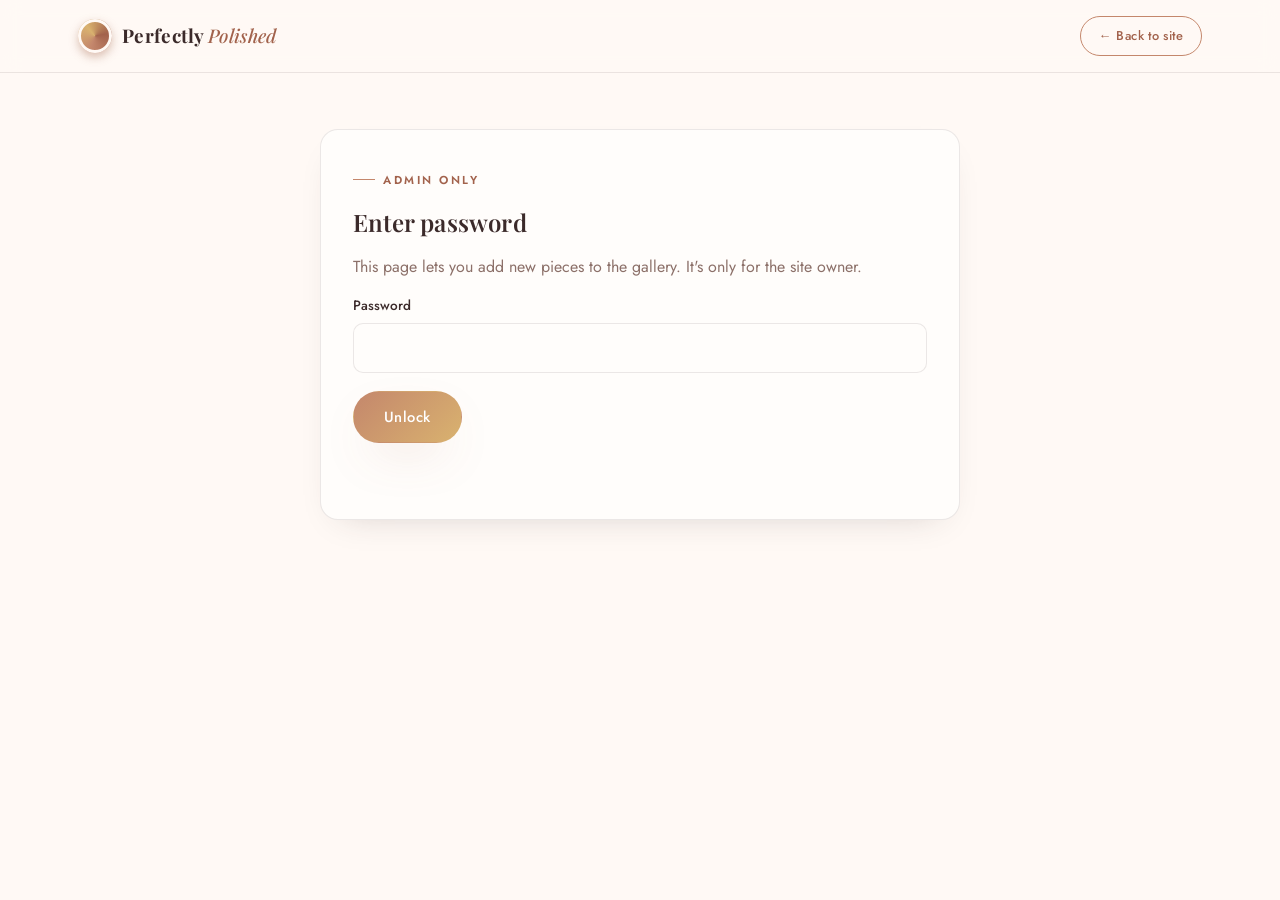
<file: admin.html>
<!DOCTYPE html>
<html lang="en">
<head>
<meta charset="UTF-8">
<meta name="viewport" content="width=device-width, initial-scale=1.0">
<title>Admin — Perfectly Polished</title>
<meta name="robots" content="noindex, nofollow">
<link rel="stylesheet" href="css/style.css">
</head>
<body>

<nav class="site-nav">
  <div class="nav-inner">
    <a href="index.html" class="brand">
      <span class="brand-mark"></span>
      <span class="brand-name">Perfectly <span>Polished</span></span>
    </a>
    <a href="index.html" class="btn btn-outline btn-sm">← Back to site</a>
  </div>
</nav>

<section class="wrap" style="padding-top:56px;">
  <div class="admin-shell">

    <div id="admin-gate">
      <div class="admin-card">
        <span class="eyebrow">Admin only</span>
        <h2>Enter password</h2>
        <p>This page lets you add new pieces to the gallery. It's only for the site owner.</p>
        <form id="gate-form">
          <div class="form-field">
            <label for="gate-password">Password</label>
            <input type="password" id="gate-password" required>
          </div>
          <button type="submit" class="btn btn-primary">Unlock</button>
          <p id="gate-error" class="form-status err"></p>
        </form>
      </div>
    </div>

    <div id="admin-panel" style="display:none;">
      <div class="admin-card" style="margin-bottom:24px;">
        <span class="pill-note">Nothing is stored on this device</span>
        <h2>Add a new piece</h2>
        <p>Fill this in and it's sent straight to your Google Sheet — it'll show up on the Gallery and Home pages within seconds, shuffled in with the rest.</p>

        <form id="add-product-form">
          <div class="form-field">
            <label for="p-image">Photo link (image URL)</label>
            <input type="url" id="p-image" placeholder="https://..." required>
          </div>
          <div class="form-field">
            <label for="p-title">Title</label>
            <input type="text" id="p-title" placeholder="e.g. Ocean Wave Coaster Set" required>
          </div>
          <div class="form-field">
            <label for="p-description">Description</label>
            <textarea id="p-description" placeholder="A short, lovely description of the piece" required></textarea>
          </div>
          <div class="form-field">
            <label for="p-price">Price (optional)</label>
            <input type="text" id="p-price" placeholder="e.g. ₹1,299">
          </div>
          <button type="submit" class="btn btn-primary">Add to gallery</button>
          <p id="add-status" class="form-status"></p>
        </form>
      </div>

      <div class="admin-card">
        <div style="display:flex;justify-content:space-between;align-items:center;margin-bottom:6px;">
          <h3 style="margin:0;">Current pieces</h3>
          <button id="admin-logout" class="btn btn-outline btn-sm" type="button">Log out</button>
        </div>
        <div id="current-products"></div>
      </div>
    </div>

  </div>
</section>

<script src="js/config.js"></script>
<script src="js/main.js"></script>
<script src="js/products.js"></script>
<script src="js/admin.js"></script>
</body>
</html>
</file>
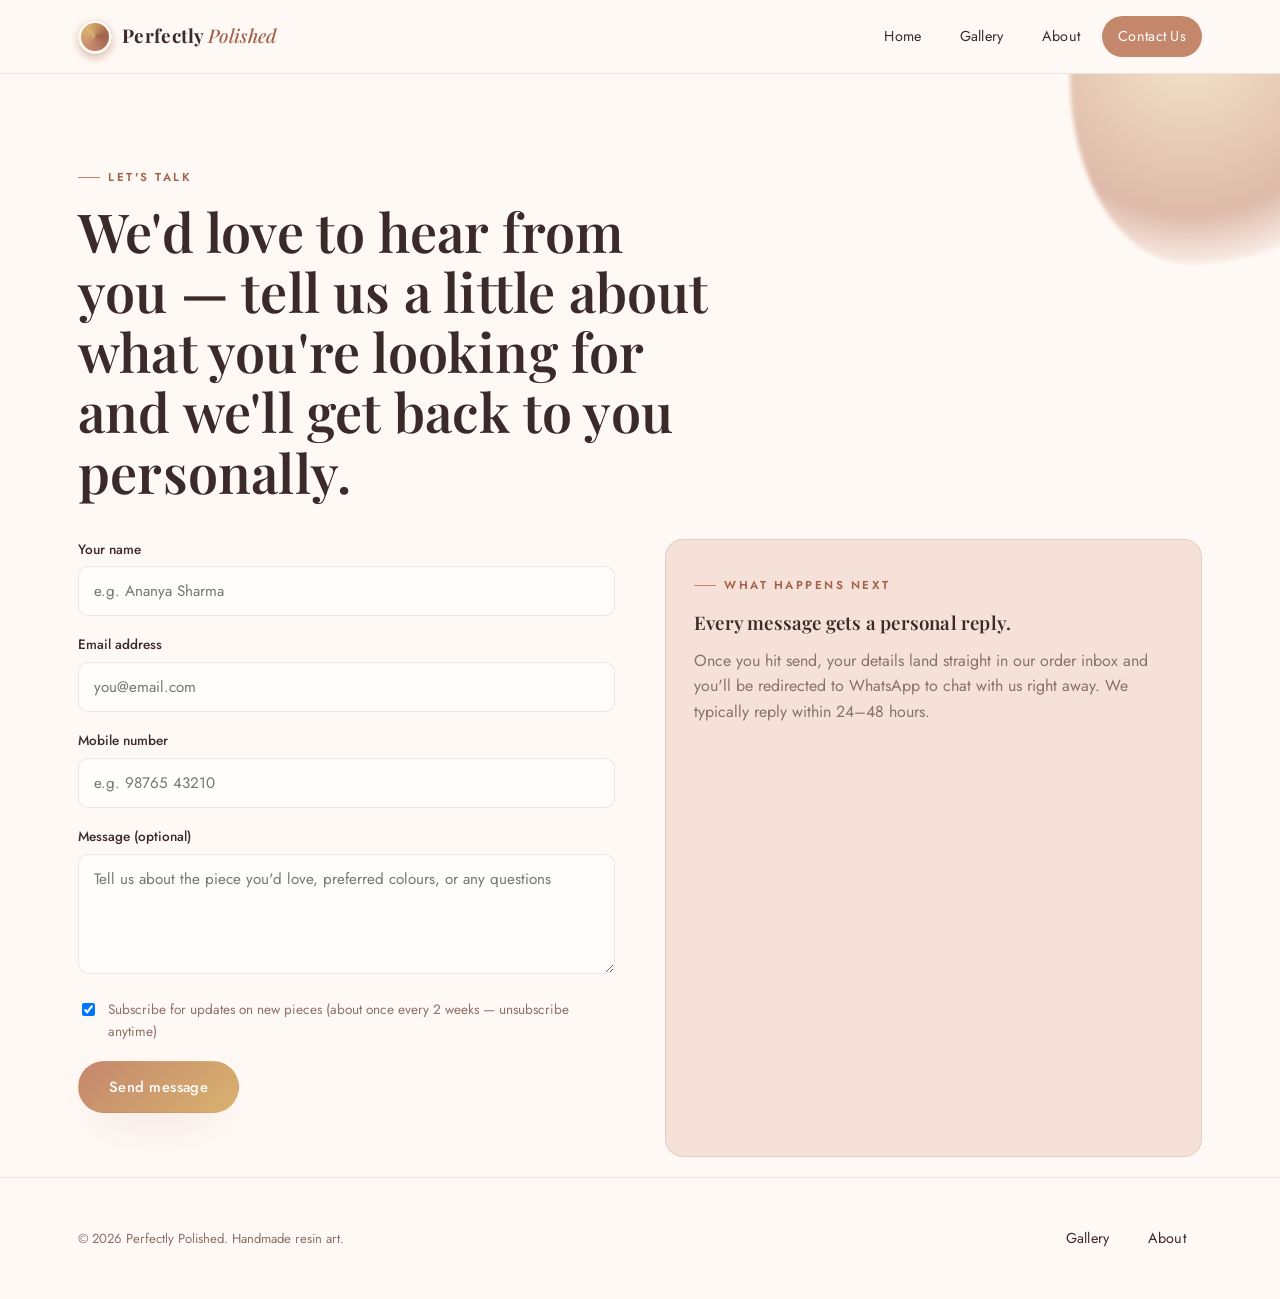
<file: contact.html>
<!DOCTYPE html>
<html lang="en">
<head>
<meta charset="UTF-8">
<meta name="viewport" content="width=device-width, initial-scale=1.0">
<title>Contact Us — Perfectly Polished</title>
<meta name="description" content="Get in touch with Perfectly Polished to order a resin art piece or ask about custom colours.">
<link rel="stylesheet" href="css/style.css">
</head>
<body>

<nav class="site-nav">
  <div class="nav-inner">
    <a href="index.html" class="brand">
      <span class="brand-mark"></span>
      <span class="brand-name">Perfectly <span>Polished</span></span>
    </a>
    <button class="nav-toggle" aria-label="Toggle menu"><span></span><span></span><span></span></button>
    <ul class="nav-links">
      <li><a href="index.html">Home</a></li>
      <li><a href="gallery.html">Gallery</a></li>
      <li><a href="about.html">About</a></li>
      <li><a href="contact.html" class="active">Contact Us</a></li>
    </ul>
  </div>
</nav>

<header class="hero" style="padding-bottom:10px;">
  <div class="hero-blob" style="width:340px;height:340px;top:-150px;right:-130px;"></div>
  <div class="wrap">
    <span class="eyebrow">Let's talk</span>
    <h1 id="contact-intro" style="max-width:640px;">We'd love to hear from you — tell us a little about what you're looking for and we'll get back to you personally.</h1>
  </div>
</header>

<section class="wrap contact-grid">
  <div>
    <div id="ref-chip" class="ref-chip" style="display:none;">
      🎨 Ordering: <strong><span></span></strong>
    </div>
    <form id="contact-form" novalidate>
      <input type="hidden" id="field-ref">
      <div class="form-field">
        <label for="field-name">Your name</label>
        <input type="text" id="field-name" required placeholder="e.g. Ananya Sharma">
      </div>
      <div class="form-field">
        <label for="field-email">Email address</label>
        <input type="email" id="field-email" required placeholder="you@email.com">
      </div>
      <div class="form-field">
        <label for="field-phone">Mobile number</label>
        <input type="tel" id="field-phone" required placeholder="e.g. 98765 43210">
      </div>
      <div class="form-field">
        <label for="field-message">Message (optional)</label>
        <textarea id="field-message" placeholder="Tell us about the piece you'd love, preferred colours, or any questions"></textarea>
      </div>
      <div class="form-field" style="display:flex; align-items:flex-start; gap:10px;">
        <input type="checkbox" id="field-subscribe" checked style="width:auto; margin-top:4px;">
        <label for="field-subscribe" style="margin:0; font-weight:400; font-size:.85rem; color:var(--muted);">Subscribe for updates on new pieces (about once every 2 weeks — unsubscribe anytime)</label>
      </div>
      <button type="submit" class="btn btn-primary">Send message</button>
      <p id="form-status" class="form-status"></p>
    </form>
  </div>

  <div class="contact-note">
    <span class="eyebrow">What happens next</span>
    <h3>Every message gets a personal reply.</h3>
    <p>Once you hit send, your details land straight in our order inbox and you'll be redirected to WhatsApp to chat with us right away. We typically reply within 24–48 hours.</p>
  </div>
</section>

<!-- Thank-you / WhatsApp redirect popup -->
<div id="ty-modal" class="lightbox">
  <div class="lightbox-inner" style="grid-template-columns:1fr; max-width:420px; text-align:center;">
    <div class="lightbox-text" style="align-items:center;">
      <div style="font-size:2.4rem; margin-bottom:6px;">🌸</div>
      <h3 style="margin-bottom:8px;">Thank you!</h3>
      <p id="ty-message" style="margin-bottom:18px;">Your message has been sent. We'll be in touch soon.</p>
      <p id="ty-redirect-note" style="font-size:.85rem; color:var(--muted); display:none;">
        <span class="ty-spinner"></span> Redirecting you to WhatsApp…
      </p>
      <a id="ty-wa-now" href="#" target="_blank" rel="noopener" class="btn btn-primary" style="display:none; margin-top:6px;">Continue to WhatsApp →</a>
      <button id="ty-close" type="button" class="btn btn-outline btn-sm" style="margin-top:14px;">Close</button>
    </div>
  </div>
</div>

<footer>
  <div class="wrap footer-inner">
    <small>© <span id="year"></span> Perfectly Polished. Handmade resin art.</small>
    <ul class="nav-links" style="padding:0;">
      <li><a href="gallery.html">Gallery</a></li>
      <li><a href="about.html">About</a></li>
    </ul>
  </div>
</footer>

<script src="js/config.js"></script>
<script src="js/main.js"></script>
<script src="js/products.js"></script>
<script src="js/contact.js"></script>
<script>document.getElementById('year').textContent = new Date().getFullYear();</script>
</body>
</html>
</file>
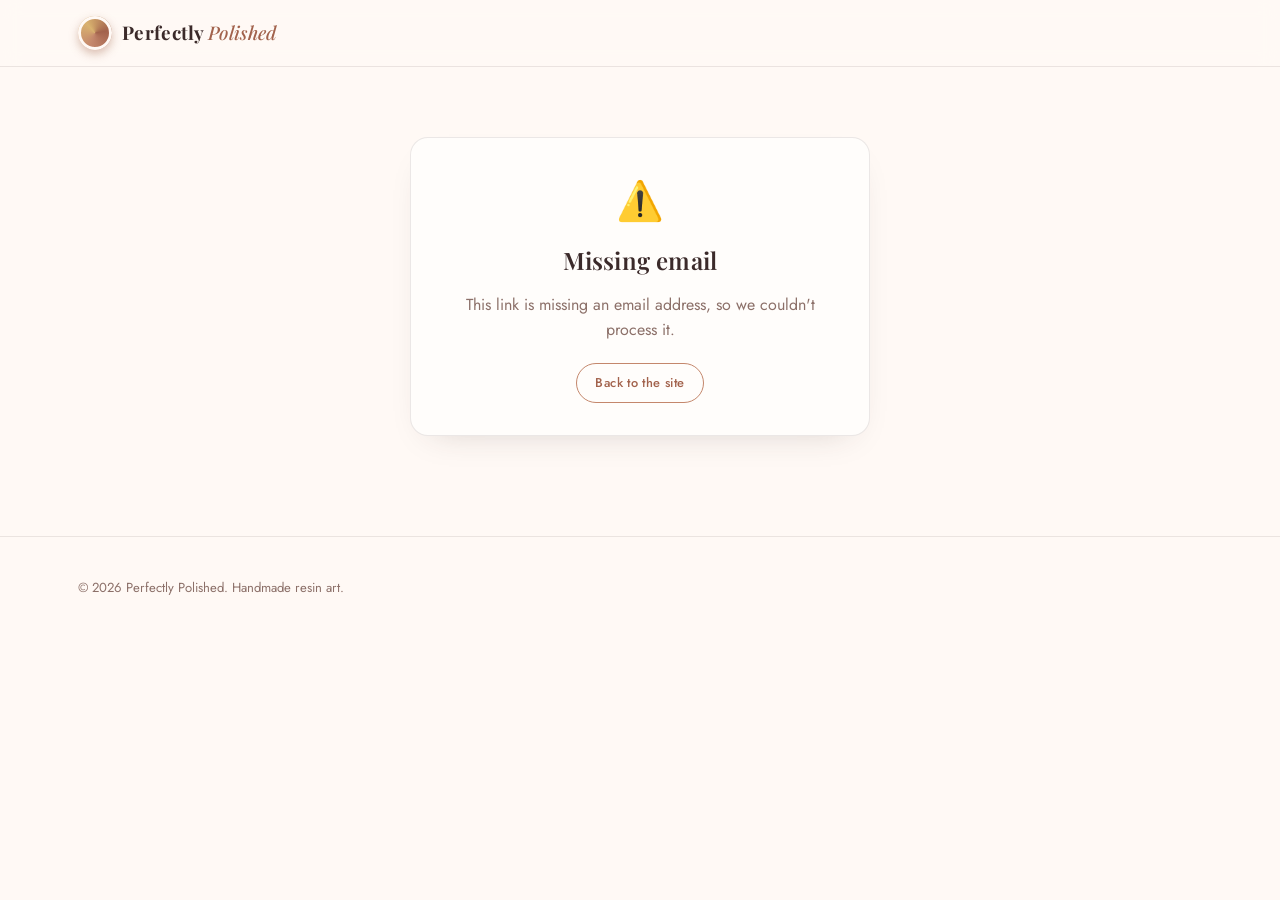
<file: unsubscribe.html>
<!DOCTYPE html>
<html lang="en">
<head>
<meta charset="UTF-8">
<meta name="viewport" content="width=device-width, initial-scale=1.0">
<title>Unsubscribed — Perfectly Polished</title>
<meta name="robots" content="noindex, nofollow">
<link rel="stylesheet" href="css/style.css">
</head>
<body>

<nav class="site-nav">
  <div class="nav-inner">
    <a href="index.html" class="brand">
      <span class="brand-mark"></span>
      <span class="brand-name">Perfectly <span>Polished</span></span>
    </a>
  </div>
</nav>

<section class="wrap" style="padding-top:70px; padding-bottom:80px; display:flex; justify-content:center;">
  <div class="admin-card" style="max-width:460px; text-align:center;">
    <div id="us-icon" style="font-size:2.4rem; margin-bottom:10px;">🌸</div>
    <h2 id="us-title">Just a moment…</h2>
    <p id="us-message" style="margin-bottom:0;">
      <span class="ty-spinner"></span> Updating your preferences…
    </p>
    <a href="index.html" class="btn btn-outline btn-sm" style="margin-top:20px;">Back to the site</a>
  </div>
</section>

<footer>
  <div class="wrap footer-inner">
    <small>© <span id="year"></span> Perfectly Polished. Handmade resin art.</small>
  </div>
</footer>

<script src="js/config.js"></script>
<script>
  document.getElementById('year').textContent = new Date().getFullYear();

  (async () => {
    const params = new URLSearchParams(window.location.search);
    const email = params.get('email');
    const titleEl = document.getElementById('us-title');
    const msgEl = document.getElementById('us-message');
    const iconEl = document.getElementById('us-icon');

    if (!email) {
      iconEl.textContent = '⚠️';
      titleEl.textContent = 'Missing email';
      msgEl.textContent = 'This link is missing an email address, so we couldn\'t process it.';
      return;
    }

    const configured = CONFIG.SCRIPT_URL && !CONFIG.SCRIPT_URL.includes('PASTE_YOUR_DEPLOYMENT_ID_HERE');
    if (!configured) {
      iconEl.textContent = '⚠️';
      titleEl.textContent = 'Not connected yet';
      msgEl.textContent = 'The site owner hasn\'t connected the Google Sheet yet, so this can\'t be processed right now.';
      return;
    }

    try {
      const res = await fetch(`${CONFIG.SCRIPT_URL}?action=unsubscribe&email=${encodeURIComponent(email)}`);
      const data = await res.json();
      if (data && data.success) {
        iconEl.textContent = '✅';
        titleEl.textContent = "You're unsubscribed";
        msgEl.textContent = data.found
          ? "You won't receive further update emails from us — thank you for having been a part of our journey."
          : "We couldn't find that email in our list — you may already be unsubscribed.";
      } else {
        throw new Error('Unexpected response');
      }
    } catch (err) {
      console.error(err);
      iconEl.textContent = '⚠️';
      titleEl.textContent = 'Something went wrong';
      msgEl.textContent = 'We couldn\'t process this right now. Please try the link again in a moment.';
    }
  })();
</script>
</body>
</html>
</file>
<file: css/style.css>
/* ===========================================================
   Perfectly Polished — Resin Art
   Design tokens: rose gold + cream, resin-pour signature motif
   =========================================================== */

@import url('https://fonts.googleapis.com/css2?family=Playfair+Display:ital,wght@0,500;0,600;0,700;1,500&family=Jost:wght@300;400;500;600&display=swap');

:root{
  --cream:      #FFF9F5;
  --cream-2:    #FCF1EA;
  --blush:      #F6E1D8;
  --card:       #FFFDFB;
  --rose-gold:  #C4876C;
  --rose-gold-deep: #A2624C;
  --gold:       #D9B26F;
  --gold-soft:  #EBD5A6;
  --espresso:   #3B2A2A;
  --muted:      #8C7069;
  --line:       rgba(59,42,42,0.10);
  --shadow:     0 20px 50px -20px rgba(162,98,76,0.35);
  --radius:     18px;
  --radius-sm:  10px;
  --maxw:       1180px;
}

*{ box-sizing:border-box; }
html{ scroll-behavior:smooth; }
body{
  margin:0;
  background:var(--cream);
  color:var(--espresso);
  font-family:'Jost', sans-serif;
  font-weight:400;
  line-height:1.6;
  -webkit-font-smoothing:antialiased;
}
h1,h2,h3,h4{
  font-family:'Playfair Display', serif;
  font-weight:600;
  margin:0 0 .5em;
  letter-spacing:.2px;
}
p{ margin:0 0 1em; color:var(--muted); }
a{ color:inherit; text-decoration:none; }
img{ max-width:100%; display:block; }
button{ font-family:inherit; cursor:pointer; }
::selection{ background:var(--gold-soft); }

.wrap{ max-width:var(--maxw); margin:0 auto; padding:0 28px; }
.eyebrow{
  display:inline-flex; align-items:center; gap:8px;
  font-size:.72rem; letter-spacing:.22em; text-transform:uppercase;
  color:var(--rose-gold-deep); font-weight:600; margin-bottom:14px;
}
.eyebrow::before{
  content:''; width:22px; height:1px; background:var(--rose-gold);
}

/* ---------- Buttons ---------- */
.btn{
  display:inline-flex; align-items:center; justify-content:center; gap:8px;
  padding:14px 30px; border-radius:999px; border:1px solid transparent;
  font-size:.92rem; letter-spacing:.03em; font-weight:500;
  transition:transform .25s ease, box-shadow .25s ease, background .25s ease;
}
.btn-primary{
  background:linear-gradient(135deg, var(--rose-gold), var(--gold));
  color:#fff; box-shadow:var(--shadow);
}
.btn-primary:hover{ transform:translateY(-2px); box-shadow:0 24px 40px -16px rgba(162,98,76,.5); }
.btn-outline{
  background:transparent; border-color:var(--rose-gold);
  color:var(--rose-gold-deep);
}
.btn-outline:hover{ background:var(--blush); }
.btn-sm{ padding:9px 18px; font-size:.8rem; }

/* ---------- Navbar ---------- */
.site-nav{
  position:sticky; top:0; z-index:100;
  background:rgba(255,249,245,0.85); backdrop-filter:blur(10px);
  border-bottom:1px solid var(--line);
}
.nav-inner{
  max-width:var(--maxw); margin:0 auto; padding:16px 28px;
  display:flex; align-items:center; justify-content:space-between;
}
.brand{ display:flex; align-items:center; gap:10px; }
.brand-mark{
  width:34px; height:34px; border-radius:50%;
  background:conic-gradient(from 200deg, var(--rose-gold), var(--gold), var(--rose-gold-deep), var(--rose-gold));
  box-shadow:inset 0 0 0 3px var(--cream), 0 4px 10px rgba(162,98,76,.4);
}
.brand-name{
  font-family:'Playfair Display', serif; font-weight:700; font-size:1.18rem;
  letter-spacing:.3px; color:var(--espresso);
}
.brand-name span{ color:var(--rose-gold-deep); font-style:italic; font-weight:500; }

.nav-links{ display:flex; align-items:center; gap:6px; list-style:none; margin:0; padding:0; }
.nav-links a{
  display:inline-block; padding:9px 16px; border-radius:999px;
  font-size:.9rem; letter-spacing:.02em; color:var(--espresso);
  transition:background .2s ease, color .2s ease;
}
.nav-links a:hover{ background:var(--blush); }
.nav-links a.active{ background:var(--rose-gold); color:#fff; }

.nav-toggle{
  display:none; background:none; border:none; padding:6px;
}
.nav-toggle span{
  display:block; width:24px; height:2px; background:var(--espresso); margin:5px 0; border-radius:2px;
}

@media (max-width:760px){
  .nav-toggle{ display:block; }
  .nav-links{
    position:absolute; top:100%; left:0; right:0; flex-direction:column;
    background:var(--cream); border-bottom:1px solid var(--line);
    padding:10px 28px 18px; gap:4px; display:none;
  }
  .nav-links.open{ display:flex; }
  .nav-links a{ width:100%; }
}

/* ---------- Resin-pour signature divider ---------- */
.pour-divider{
  position:relative; height:120px; overflow:hidden; line-height:0;
}
.pour-divider svg{ width:100%; height:100%; display:block; }

.drip{
  position:absolute; bottom:-6px; width:6px; height:6px; border-radius:50%;
  background:linear-gradient(160deg, var(--gold), var(--rose-gold-deep));
  opacity:.75; animation:drip-fall 6s ease-in infinite;
}
@keyframes drip-fall{
  0%{ transform:translateY(-40px) scaleY(1); opacity:0; }
  10%{ opacity:.8; }
  85%{ opacity:.6; }
  100%{ transform:translateY(60px) scaleY(1.6); opacity:0; }
}
@media (prefers-reduced-motion: reduce){
  .drip{ animation:none; display:none; }
  html{ scroll-behavior:auto; }
}

/* ---------- Hero ---------- */
.hero{
  position:relative; padding:86px 0 40px; overflow:hidden;
}
.hero-blob{
  position:absolute; top:-180px; right:-160px; width:560px; height:560px;
  background:radial-gradient(circle at 35% 35%, var(--gold-soft), var(--rose-gold) 55%, transparent 75%);
  border-radius:42% 58% 65% 35% / 45% 40% 60% 55%;
  opacity:.55; filter:blur(2px);
  animation:blob-morph 16s ease-in-out infinite;
}
@keyframes blob-morph{
  0%,100%{ border-radius:42% 58% 65% 35% / 45% 40% 60% 55%; }
  50%{ border-radius:58% 42% 35% 65% / 55% 60% 40% 45%; }
}
.hero-grid{
  position:relative; display:grid; grid-template-columns:1.1fr .9fr; gap:56px; align-items:center;
}
.hero h1{ font-size:clamp(2.3rem, 4.2vw, 3.6rem); line-height:1.12; color:var(--espresso); }
.hero h1 em{ font-style:italic; color:var(--rose-gold-deep); }
.hero p.lead{ font-size:1.05rem; max-width:480px; }
.hero-cta{ display:flex; gap:14px; margin-top:26px; flex-wrap:wrap; }

.hero-visual{
  position:relative; aspect-ratio:1/1; border-radius:32px;
  background:var(--card); box-shadow:var(--shadow);
  overflow:hidden; border:1px solid var(--line);
}
.hero-visual img{ width:100%; height:100%; object-fit:cover; transition:opacity .6s ease; }
.hero-visual .cap{
  position:absolute; left:16px; bottom:16px; right:16px;
  background:rgba(255,253,251,0.88); backdrop-filter:blur(6px);
  border-radius:12px; padding:12px 16px; font-size:.85rem;
}
.hero-visual .cap strong{ display:block; font-family:'Playfair Display',serif; font-size:1rem; }

@media (max-width:900px){
  .hero-grid{ grid-template-columns:1fr; }
  .hero-blob{ width:360px; height:360px; top:-120px; right:-140px; }
}

/* ---------- Sections ---------- */
section{ padding:64px 0; }
.section-head{ max-width:620px; margin-bottom:40px; }
.section-head.center{ margin-left:auto; margin-right:auto; text-align:center; }

/* ---------- Product / Gallery cards ---------- */
.grid{
  display:grid; grid-template-columns:repeat(auto-fill, minmax(280px, 340px)); gap:26px;
  justify-content:center;
}

.card{
  background:var(--card); border-radius:var(--radius); overflow:hidden;
  border:1px solid var(--line); box-shadow:0 14px 34px -22px rgba(59,42,42,.25);
  transition:transform .35s ease, box-shadow .35s ease;
  display:flex; flex-direction:column;
  animation:card-fade-in .5s ease both;
}
@keyframes card-fade-in{
  from{ opacity:0; transform:translateY(8px); }
  to{ opacity:1; transform:translateY(0); }
}
@media (prefers-reduced-motion: reduce){
  .card{ animation:none; }
}
.card:hover{ transform:translateY(-6px); box-shadow:var(--shadow); }
.card-img{
  aspect-ratio:1/1; overflow:hidden; cursor:zoom-in; background:var(--blush);
  position:relative;
}
.card-img img{ width:100%; height:100%; object-fit:cover; transition:transform .5s ease; }
.card-img:hover img{ transform:scale(1.06); }
.card-img .zoom-hint{
  position:absolute; top:10px; right:10px; background:rgba(255,253,251,.9);
  border-radius:999px; width:30px; height:30px; display:flex; align-items:center; justify-content:center;
  font-size:.85rem; opacity:0; transition:opacity .25s ease;
}
.card-img:hover .zoom-hint{ opacity:1; }
.card-body{ padding:18px 20px 20px; display:flex; flex-direction:column; gap:8px; flex:1; }
.card-body h3{ font-size:1.08rem; }
.card-body p{ font-size:.9rem; margin-bottom:0; flex:1; }
.card-foot{ display:flex; align-items:center; justify-content:space-between; margin-top:10px; }
.price-tag{ font-family:'Playfair Display',serif; color:var(--rose-gold-deep); font-weight:600; }

.empty-state{
  text-align:center; padding:60px 20px; border:1px dashed var(--line); border-radius:var(--radius);
  color:var(--muted); background:var(--card);
}

/* ---------- Lightbox ---------- */
.lightbox{
  position:fixed; inset:0; background:rgba(59,42,42,.72); backdrop-filter:blur(4px);
  display:none; align-items:center; justify-content:center; z-index:1000; padding:24px;
}
.lightbox.open{ display:flex; }
.lightbox-inner{
  background:var(--card); border-radius:20px; max-width:920px; width:100%;
  display:grid; grid-template-columns:1.1fr 1fr; overflow:hidden; max-height:88vh;
}
.lightbox-inner img{ width:100%; height:100%; object-fit:cover; max-height:88vh; }
.lightbox-text{ padding:32px; display:flex; flex-direction:column; overflow-y:auto; }
.lightbox-close{
  position:absolute; top:24px; right:calc(50% - 460px + 16px);
  background:var(--card); border-radius:50%; width:38px; height:38px;
  display:flex; align-items:center; justify-content:center; font-size:1.1rem; box-shadow:var(--shadow);
}
@media (max-width:800px){
  .lightbox-inner{ grid-template-columns:1fr; }
  .lightbox-close{ right:24px; }
}

/* ---------- About page ---------- */
.about-grid{
  display:grid; grid-template-columns:.9fr 1.1fr; gap:56px; align-items:center;
}
@media (max-width:860px){ .about-grid{ grid-template-columns:1fr; } }
.value-list{ list-style:none; margin:0; padding:0; display:grid; gap:16px; }
.value-list li{ display:flex; gap:14px; align-items:flex-start; }
.value-dot{
  flex:0 0 auto; width:10px; height:10px; border-radius:50%; margin-top:7px;
  background:linear-gradient(135deg, var(--rose-gold), var(--gold));
}

/* ---------- Contact ---------- */
.contact-grid{ display:grid; grid-template-columns:1fr 1fr; gap:50px; }
@media (max-width:860px){ .contact-grid{ grid-template-columns:1fr; } }
.contact-note{
  background:var(--blush); border-radius:var(--radius); padding:28px;
  border:1px solid var(--line);
}
.form-field{ margin-bottom:18px; }
.form-field label{ display:block; font-size:.85rem; margin-bottom:6px; color:var(--espresso); font-weight:500; }
.form-field input, .form-field textarea{
  width:100%; padding:13px 15px; border-radius:var(--radius-sm); border:1px solid var(--line);
  background:var(--card); font-family:inherit; font-size:.95rem; color:var(--espresso);
}
.form-field textarea{ resize:vertical; min-height:120px; }
.form-field input:focus, .form-field textarea:focus{
  outline:2px solid var(--rose-gold); outline-offset:1px;
}
.ref-chip{
  display:inline-flex; align-items:center; gap:8px; background:var(--gold-soft);
  padding:8px 14px; border-radius:999px; font-size:.82rem; margin-bottom:18px;
}
.form-status{ font-size:.88rem; margin-top:10px; min-height:20px; }
.form-status.ok{ color:#3d7a4e; }
.form-status.err{ color:#b3453a; }

/* ---------- Footer ---------- */
footer{
  border-top:1px solid var(--line); padding:40px 0; margin-top:20px;
}
.footer-inner{
  display:flex; justify-content:space-between; align-items:center; flex-wrap:wrap; gap:16px;
}
.footer-inner small{ color:var(--muted); font-size:.82rem; }

/* ---------- Admin ---------- */
.admin-shell{ max-width:640px; margin:0 auto; }
.admin-card{
  background:var(--card); border:1px solid var(--line); border-radius:var(--radius);
  padding:32px; box-shadow:0 14px 34px -22px rgba(59,42,42,.25);
}
.admin-list-item{
  display:flex; gap:14px; padding:14px 0; border-bottom:1px solid var(--line); align-items:center;
}
.admin-list-item img{ width:56px; height:56px; border-radius:10px; object-fit:cover; flex:0 0 auto; }
.admin-list-item .meta{ flex:1; min-width:0; }
.admin-list-item .meta h4{ font-size:.95rem; margin:0 0 2px; }
.admin-list-item .meta p{ font-size:.8rem; margin:0; }

.pill-note{
  display:inline-block; font-size:.78rem; background:var(--blush); color:var(--rose-gold-deep);
  padding:5px 12px; border-radius:999px; margin-bottom:16px;
}

.skeleton{
  background:linear-gradient(90deg, var(--blush) 25%, var(--gold-soft) 37%, var(--blush) 63%);
  background-size:400% 100%; animation:sk 1.6s ease infinite; border-radius:var(--radius);
}
@keyframes sk{ 0%{background-position:100% 0;} 100%{background-position:0 0;} }

/* ---------- Thank-you popup spinner ---------- */
.ty-spinner{
  display:inline-block; width:12px; height:12px; border-radius:50%;
  border:2px solid var(--blush); border-top-color:var(--rose-gold-deep);
  animation:ty-spin .7s linear infinite; vertical-align:middle; margin-right:6px;
}
@keyframes ty-spin{ to{ transform:rotate(360deg); } }
</file>
